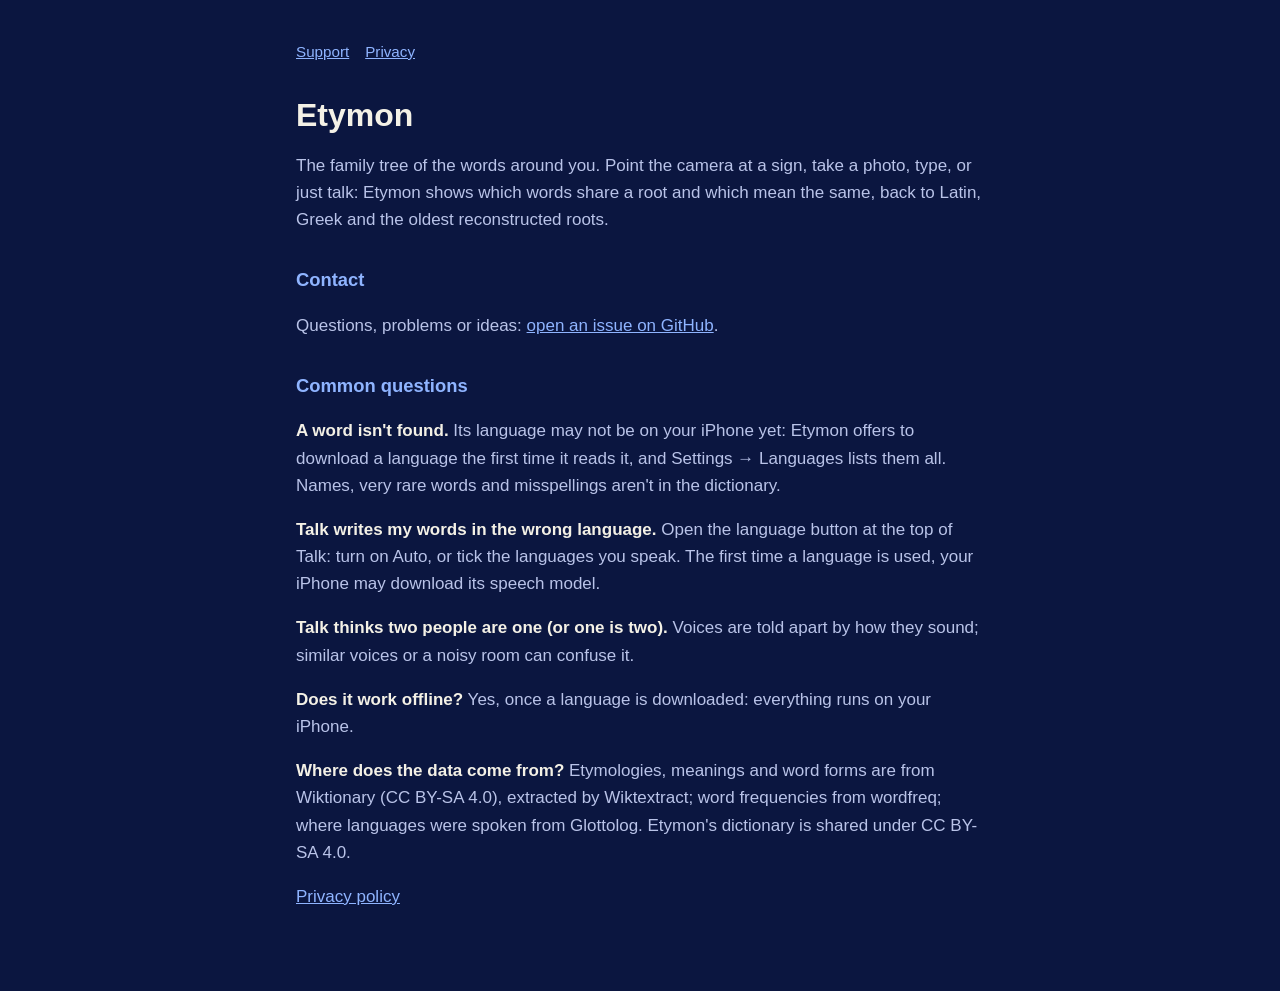
<file: docs/site/index.html>
<!doctype html>
<html lang="en">
<head>
<meta charset="utf-8">
<meta name="viewport" content="width=device-width, initial-scale=1">
<title>Etymon – Support</title>
<link rel="stylesheet" href="style.css">
</head>
<body>
<main>
<nav><a href="index.html">Support</a><a href="privacy.html">Privacy</a></nav>
<h1>Etymon</h1>
<p>The family tree of the words around you. Point the camera at a sign, take a photo, type, or just talk: Etymon shows which words share a root and which mean the same, back to Latin, Greek and the oldest reconstructed roots.</p>

<h2>Contact</h2>
<p>Questions, problems or ideas: <a href="https://github.com/vraniero/Etymon/issues/new">open an issue on GitHub</a>.</p>

<h2>Common questions</h2>
<p><strong>A word isn't found.</strong> Its language may not be on your iPhone yet: Etymon offers to download a language the first time it reads it, and Settings → Languages lists them all. Names, very rare words and misspellings aren't in the dictionary.</p>
<p><strong>Talk writes my words in the wrong language.</strong> Open the language button at the top of Talk: turn on Auto, or tick the languages you speak. The first time a language is used, your iPhone may download its speech model.</p>
<p><strong>Talk thinks two people are one (or one is two).</strong> Voices are told apart by how they sound; similar voices or a noisy room can confuse it.</p>
<p><strong>Does it work offline?</strong> Yes, once a language is downloaded: everything runs on your iPhone.</p>
<p><strong>Where does the data come from?</strong> Etymologies, meanings and word forms are from Wiktionary (CC BY-SA 4.0), extracted by Wiktextract; word frequencies from wordfreq; where languages were spoken from Glottolog. Etymon's dictionary is shared under CC BY-SA 4.0.</p>

<p><a href="privacy.html">Privacy policy</a></p>
</main>
</body>
</html>
</file>
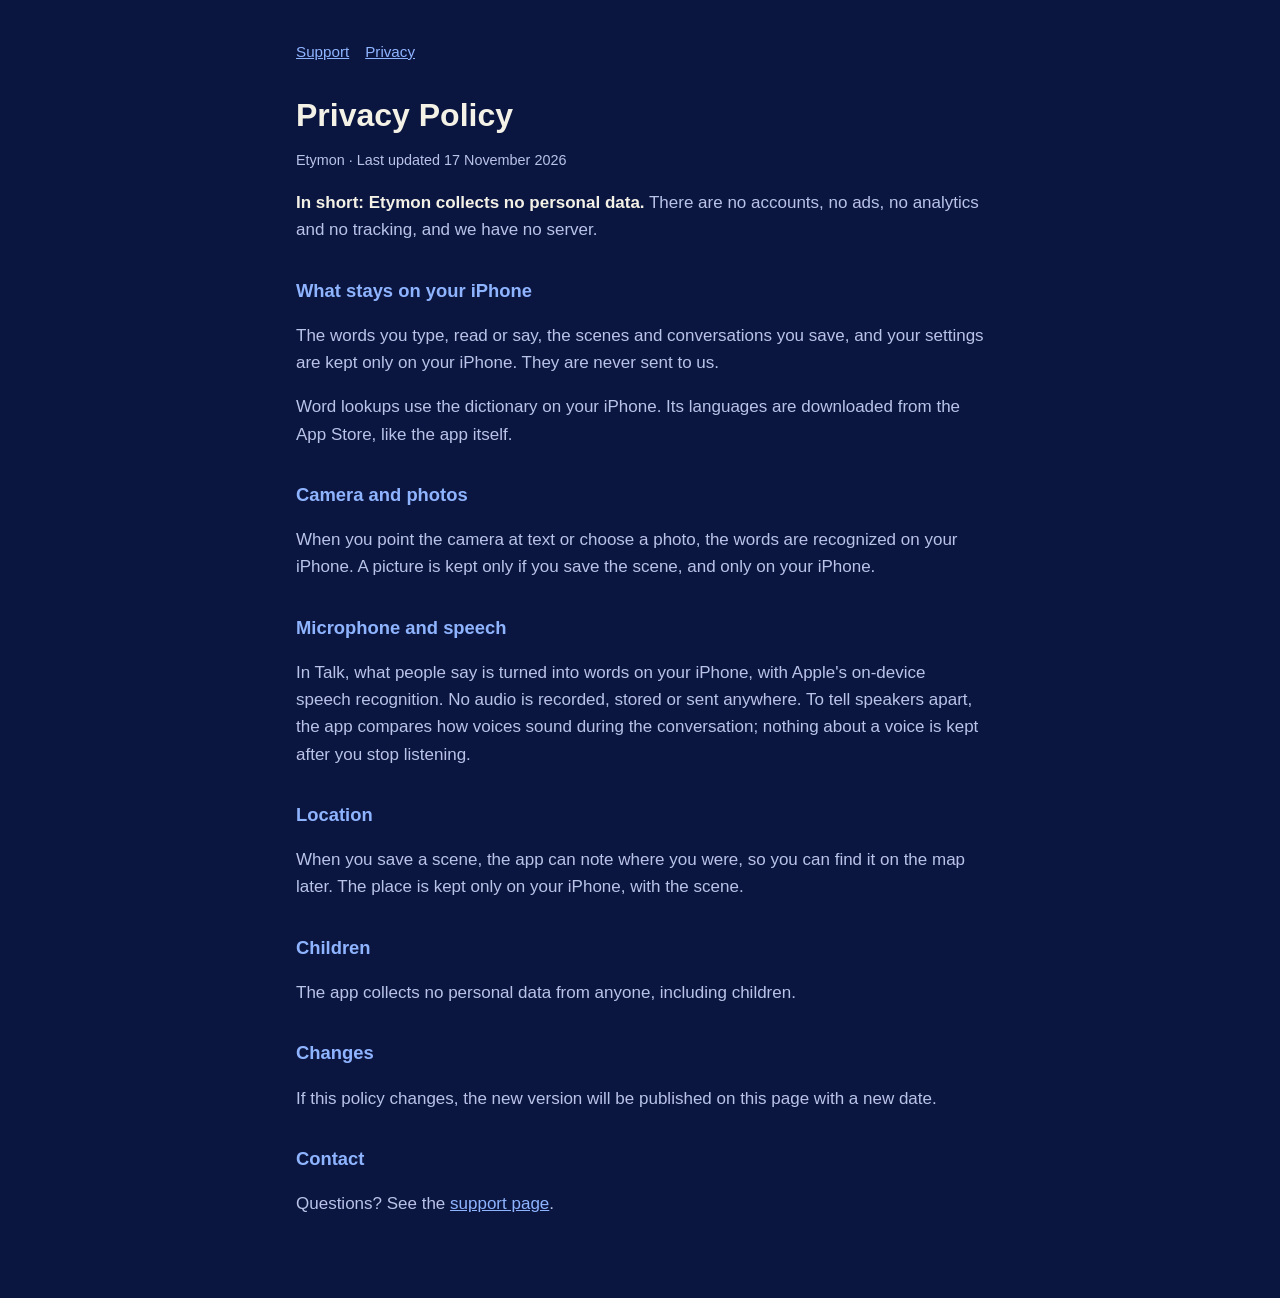
<file: docs/site/privacy.html>
<!doctype html>
<html lang="en">
<head>
<meta charset="utf-8">
<meta name="viewport" content="width=device-width, initial-scale=1">
<title>Etymon – Privacy Policy</title>
<link rel="stylesheet" href="style.css">
</head>
<body>
<main>
<nav><a href="index.html">Support</a><a href="privacy.html">Privacy</a></nav>
<h1>Privacy Policy</h1>
<p class="updated">Etymon · Last updated 17 November 2026</p>

<p><strong>In short: Etymon collects no personal data.</strong> There are no accounts, no ads, no analytics and no tracking, and we have no server.</p>

<h2>What stays on your iPhone</h2>
<p>The words you type, read or say, the scenes and conversations you save, and your settings are kept only on your iPhone. They are never sent to us.</p>
<p>Word lookups use the dictionary on your iPhone. Its languages are downloaded from the App Store, like the app itself.</p>

<h2>Camera and photos</h2>
<p>When you point the camera at text or choose a photo, the words are recognized on your iPhone. A picture is kept only if you save the scene, and only on your iPhone.</p>

<h2>Microphone and speech</h2>
<p>In Talk, what people say is turned into words on your iPhone, with Apple's on-device speech recognition. No audio is recorded, stored or sent anywhere. To tell speakers apart, the app compares how voices sound during the conversation; nothing about a voice is kept after you stop listening.</p>

<h2>Location</h2>
<p>When you save a scene, the app can note where you were, so you can find it on the map later. The place is kept only on your iPhone, with the scene.</p>

<h2>Children</h2>
<p>The app collects no personal data from anyone, including children.</p>

<h2>Changes</h2>
<p>If this policy changes, the new version will be published on this page with a new date.</p>

<h2>Contact</h2>
<p>Questions? See the <a href="index.html">support page</a>.</p>
</main>
</body>
</html>
</file>
<file: docs/site/style.css>
:root { --bg: #0b1640; --card: #121f52; --text: #f4f1e6; --muted: #b9c3e8; --accent: #8fb4ff; }
* { box-sizing: border-box; }
body { margin: 0; background: var(--bg); color: var(--text); font: 17px/1.6 -apple-system, BlinkMacSystemFont, "Segoe UI", sans-serif; }
main { max-width: 720px; margin: 0 auto; padding: 40px 16px 64px; }
h1 { font-size: 2rem; line-height: 1.2; margin: 0 0 4px; }
h2 { font-size: 1.15rem; margin: 32px 0 8px; color: var(--accent); }
p, li { color: var(--muted); }
strong { color: var(--text); }
a { color: var(--accent); }
.updated { font-size: 0.9rem; }
nav { margin-bottom: 32px; font-size: 0.95rem; }
nav a { margin-right: 16px; }
</file>
